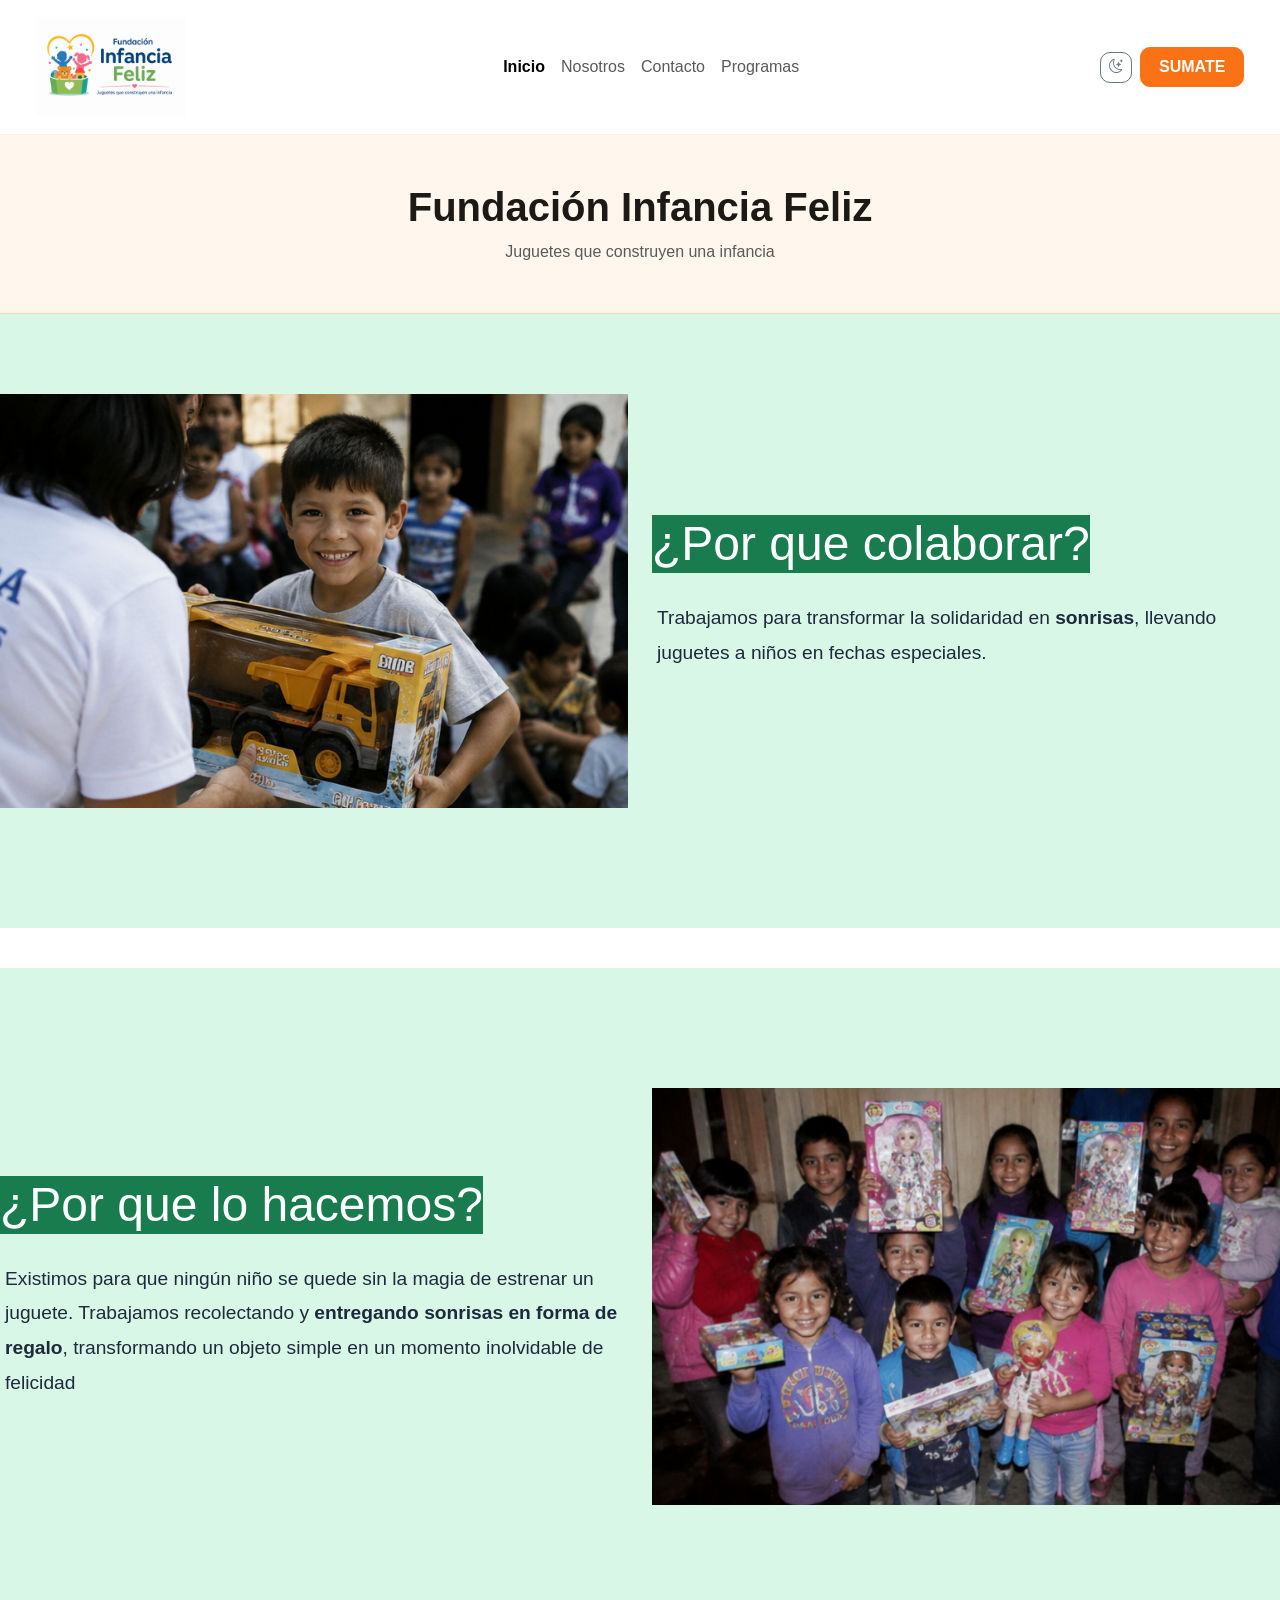
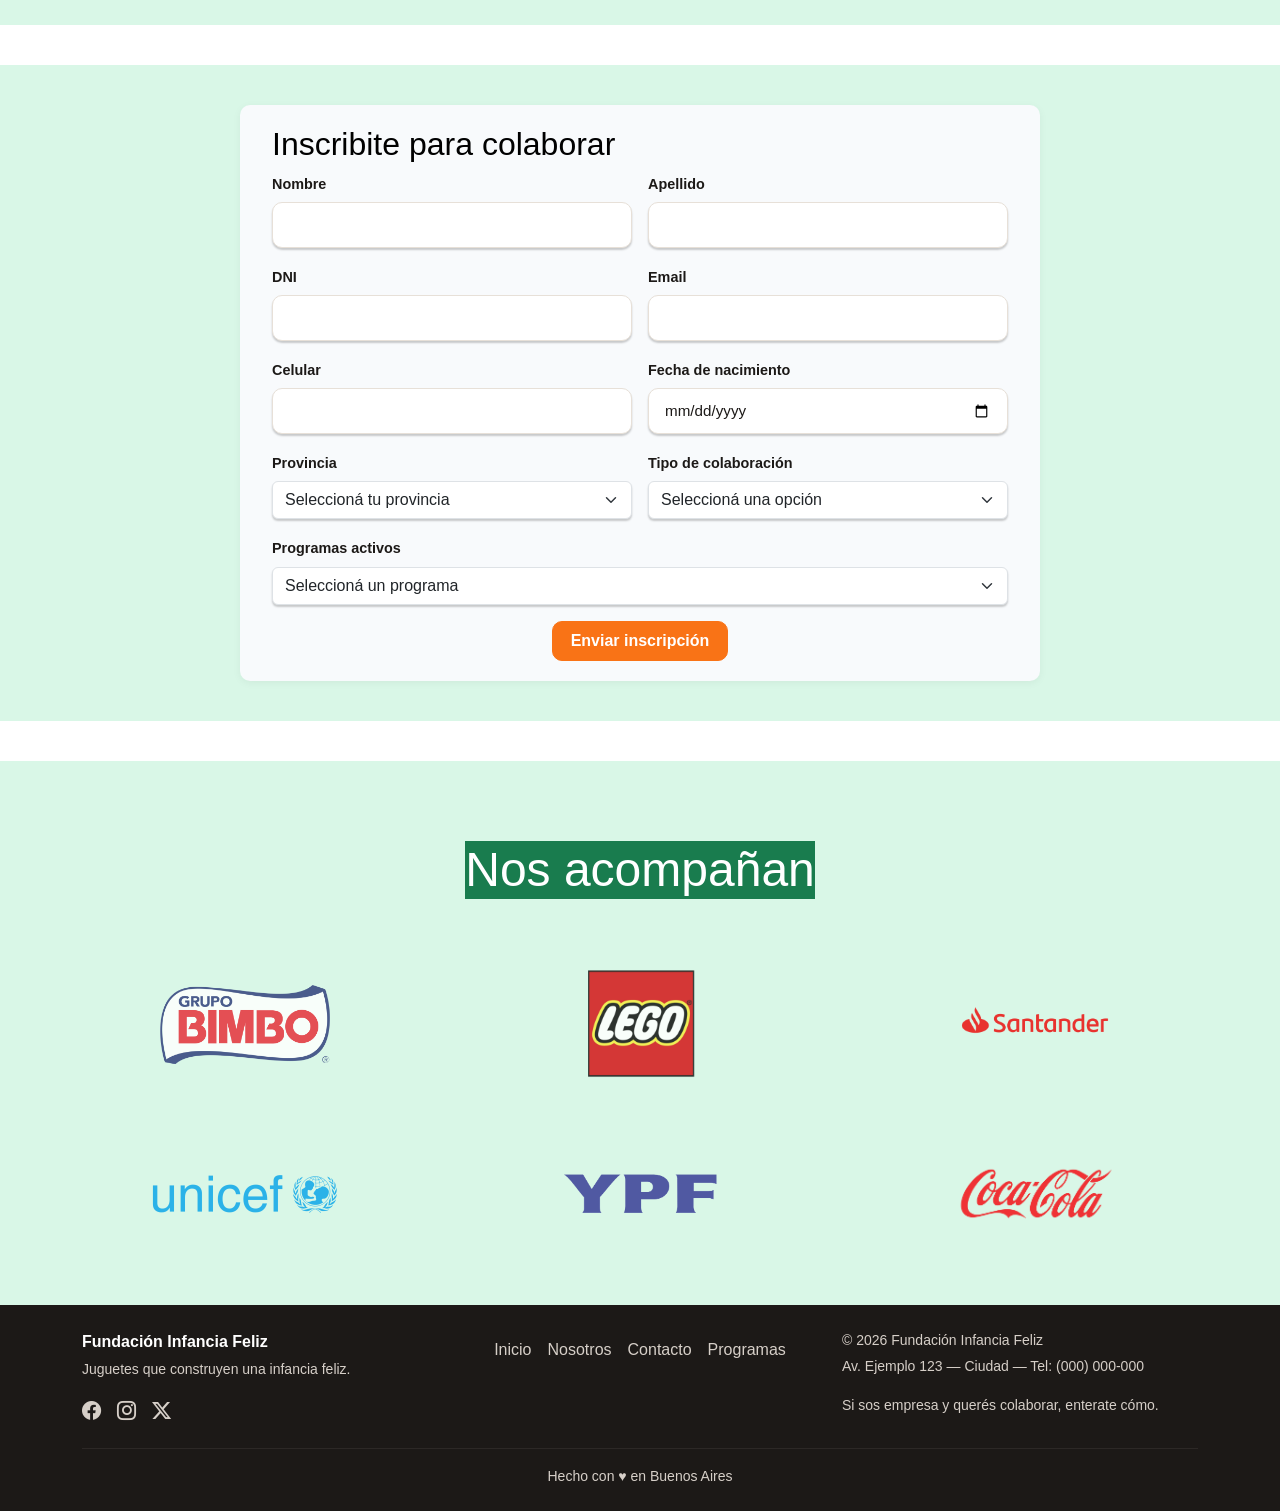
<file: index.html>
<!doctype html>
<html lang="es">
  <head>
    <meta charset="UTF-8" />
    <meta name="viewport" content="width=device-width, initial-scale=1.0" />
    <title>Fundación Infancia Feliz</title>
    <link
      href="https://cdn.jsdelivr.net/npm/bootstrap@5.3.0/dist/css/bootstrap.min.css"
      rel="stylesheet"
    />
    <link
      rel="stylesheet"
      href="https://cdn.jsdelivr.net/npm/bootstrap-icons@1.11.3/font/bootstrap-icons.min.css"
    />
    <link rel="stylesheet" href="css/estilos.css" />
  </head>

  <body>
    <!-- NAVBAR -->
    <nav class="navbar navbar-expand-lg navbar-light bg-light">
      <div class="container-fluid">
        <a class="navbar-brand" href="./index.html">
          <img
            src="/img/logo_FIF.png"
            alt="Logo Fundación Infancia Feliz"
            style="height: 100px"
          />
        </a>
        <button
          class="navbar-toggler"
          type="button"
          data-bs-toggle="collapse"
          data-bs-target="#navbarNav"
          aria-controls="navbarNav"
          aria-expanded="false"
          aria-label="Toggle navigation"
        >
          <span class="navbar-toggler-icon"></span>
        </button>
        <div
          class="collapse navbar-collapse justify-content-center"
          id="navbarNav"
        >
          <ul class="navbar-nav mx-auto text-center">
            <li class="nav-item">
              <a class="nav-link active fw-semibold" href="./index.html"
                >Inicio</a
              >
            </li>
            <li class="nav-item">
              <a class="nav-link" href="/pages/nosotros.html">Nosotros</a>
            </li>
            <li class="nav-item">
              <a class="nav-link" href="/pages/contacto.html">Contacto</a>
            </li>
            <li class="nav-item">
              <a class="nav-link" href="/pages/programas.html">Programas</a>
            </li>
          </ul>

          <button id="btn-modo" class="btn btn-outline-secondary btn-sm">
            <i class="bi bi-moon-stars"></i>
          </button>

          <a class="btn btn-primary ms-2" href="#inscripcion">SUMATE</a>
        </div>
      </div>
    </nav>

    <!-- HEADER -->
    <header class="py-5 text-center">
      <div class="header-copy">
        <h1 class="fw-bold mb-2">Fundación Infancia Feliz</h1>
        <p class="text-muted mb-0">Juguetes que construyen una infancia</p>
      </div>
    </header>

    <main>
      <!-- PRESENTACION -->
      <section class="presentacion">
        <div class="row align-items-center">
          <div class="col-md-6">
            <img src="/img/1.png" alt="Quiénes somos" class="img-fluid" />
          </div>
          <div class="col-md-6">
            <h2>¿Por que colaborar?</h2>
            <p>
              Trabajamos para transformar la solidaridad en
              <strong>sonrisas</strong>, llevando juguetes a niños en fechas
              especiales.
            </p>
          </div>
        </div>
      </section>
      <!-- SEPARADOR VISUAL -->
      <div class="bg-white w-100" style="height: 40px" aria-hidden="true"></div>

      <section class="presentacion">
        <div class="row align-items-center">
          <div class="col-md-6 order-md-2">
            <img src="/img/2.png" alt="Nuestra misión" class="img-fluid" />
          </div>
          <div class="col-md-6 order-md-1">
            <h2>¿Por que lo hacemos?</h2>
            <p>
              Existimos para que ningún niño se quede sin la magia de estrenar
              un juguete. Trabajamos recolectando y
              <strong>entregando sonrisas en forma de regalo</strong>,
              transformando un objeto simple en un momento inolvidable de
              felicidad
            </p>
          </div>
        </div>
      </section>

      <!-- SEPARADOR VISUAL -->
      <div class="bg-white w-100" style="height: 40px" aria-hidden="true"></div>

      <!-- FORMULARIO DE INSCRIPCION -->
      <section id="inscripcion" class="inscripcion">
        <div class="container">
          <h2>Inscribite para colaborar</h2>
          <form
            id="form-inscripcion"
            action="#success"
            method="get"
            class="row g-3"
          >
            <div class="col-md-6">
              <label for="nombre" class="form-label">Nombre</label>
              <input
                type="text"
                id="nombre"
                name="nombre"
                class="form-control"
                required
              />
            </div>

            <div class="col-md-6">
              <label for="apellido" class="form-label">Apellido</label>
              <input
                type="text"
                id="apellido"
                name="apellido"
                class="form-control"
                required
              />
            </div>

            <div class="col-md-6">
              <label for="dni" class="form-label">DNI</label>
              <input
                type="number"
                id="dni"
                name="dni"
                class="form-control"
                required
              />
            </div>

            <div class="col-md-6">
              <label for="email" class="form-label">Email</label>
              <input
                type="email"
                id="email"
                name="email"
                class="form-control"
                required
              />
            </div>

            <div class="col-md-6">
              <label for="celular" class="form-label">Celular</label>
              <input
                type="tel"
                id="celular"
                name="celular"
                class="form-control"
                required
              />
            </div>

            <div class="col-md-6">
              <label for="nacimiento" class="form-label"
                >Fecha de nacimiento</label
              >
              <input
                type="date"
                id="nacimiento"
                name="nacimiento"
                class="form-control"
                required
              />
            </div>

            <div class="col-md-6">
              <label for="provincia" class="form-label">Provincia</label>
              <select
                id="provincia"
                name="provincia"
                class="form-select"
                required
              >
                <option value="">Seleccioná tu provincia</option>
                <option>Buenos Aires</option>
                <option>Catamarca</option>
                <option>Chaco</option>
                <option>Chubut</option>
                <option>Córdoba</option>
                <option>Corrientes</option>
                <option>Entre Ríos</option>
                <option>Formosa</option>
                <option>Jujuy</option>
                <option>La Pampa</option>
                <option>La Rioja</option>
                <option>Mendoza</option>
                <option>Misiones</option>
                <option>Neuquén</option>
                <option>Río Negro</option>
                <option>Salta</option>
                <option>San Juan</option>
                <option>San Luis</option>
                <option>Santa Cruz</option>
                <option>Santa Fe</option>
                <option>Santiago del Estero</option>
                <option>Tierra del Fuego</option>
                <option>Tucumán</option>
                <option>Ciudad Autónoma de Buenos Aires</option>
              </select>
            </div>

            <div class="col-md-6">
              <label for="colaboracion" class="form-label"
                >Tipo de colaboración</label
              >
              <select
                id="colaboracion"
                name="colaboracion"
                class="form-select"
                required
              >
                <option value="">Seleccioná una opción</option>
                <option>Transferencia</option>
                <option>Dona tus juguetes</option>
                <option>Quiero ser parte</option>
              </select>
            </div>

            <div class="col-md-12">
              <label for="programas-activos" class="form-label"
                >Programas activos</label
              >
              <select
                id="programas-activos"
                name="programas-activos"
                class="form-select"
                required
              >
                <option value="">Seleccioná un programa</option>
                <option>Dia del niño para todos</option>
                <option>Papa noel nos visita</option>
                <option>Cumpleaños solidario</option>
                <option>Llegaron los Reyes Magos</option>
              </select>
            </div>

            <div class="col-12 justify-content-center d-flex">
              <button type="submit" class="btn btn-primary">
                Enviar inscripción
              </button>
            </div>
          </form>
          <div id="success" class="alert alert-success" role="alert">
            <i class="bi bi-check-circle-fill me-2"></i>
            ¡Tu inscripción se completó correctamente! Gracias por sumarte.
          </div>
        </div>
      </section>
      <!-- SEPARADOR VISUAL -->
      <div class="bg-white w-100" style="height: 40px" aria-hidden="true"></div>
      <!-- PATROCINADORES -->
      <section class="patrocinadores text-center">
        <h2>Nos acompañan</h2>
        <div class="row row-cols-1 row-cols-md-3 align-items-center">
          <div class="col">
            <div class="text-center logo-wrap">
              <a
                href="https://www.bimbo.com.ar/"
                target="_blank"
                rel="noopener noreferrer"
              >
                <img
                  src="/img/bimbo.png"
                  alt="Logo Empresa 1"
                  class="img-fluid logo-img"
                />
              </a>
            </div>
          </div>
          <div class="col">
            <div class="text-center logo-wrap">
              <a
                href="https://www.lego.com/es-ar"
                target="_blank"
                rel="noopener noreferrer"
              >
                <img
                  src="/img/lego.png"
                  alt="Logo Empresa 2"
                  class="img-fluid logo-img"
                />
              </a>
            </div>
          </div>
          <div class="col">
            <div class="text-center logo-wrap">
              <a
                href="https://www.santander.com.ar/"
                target="_blank"
                rel="noopener noreferrer"
              >
                <img
                  src="/img/santander.png"
                  alt="Logo Empresa 3"
                  class="img-fluid logo-img"
                />
              </a>
            </div>
          </div>
          <div class="col">
            <div class="text-center logo-wrap">
              <a
                href="https://www.unicef.org/argentina/"
                target="_blank"
                rel="noopener noreferrer"
              >
                <img
                  src="/img/unicef.png"
                  alt="Logo Empresa 4"
                  class="img-fluid logo-img"
                />
              </a>
            </div>
          </div>
          <div class="col">
            <div class="text-center logo-wrap">
              <a
                href="https://www.ypf.com/"
                target="_blank"
                rel="noopener noreferrer"
              >
                <img
                  src="/img/ypf.png"
                  alt="Logo Empresa 5"
                  class="img-fluid logo-img"
                />
              </a>
            </div>
          </div>
          <div class="col">
            <div class="text-center logo-wrap">
              <a
                href="https://www.coca-cola.com.ar/"
                target="_blank"
                rel="noopener noreferrer"
              >
                <img
                  src="/img/coca-cola.png"
                  alt="Logo Empresa 6"
                  class="img-fluid logo-img"
                />
              </a>
            </div>
          </div>
        </div>
      </section>
    </main>

    <!-- FOOTER -->
    <footer class="py-4">
      <div class="container">
        <div class="row g-4">
          <div class="col-md-4">
            <p class="fw-bold text-white mb-1">Fundación Infancia Feliz</p>
            <p class="small">Juguetes que construyen una infancia feliz.</p>
            <div class="d-flex gap-3 mt-2 footer-social">
              <a
                href="https://www.facebook.com/"
                target="_blank"
                aria-label="Facebook"
                ><i class="bi bi-facebook"></i
              ></a>
              <a
                href="https://www.instagram.com/"
                target="_blank"
                aria-label="Instagram"
                ><i class="bi bi-instagram"></i
              ></a>
              <a href="https://x.com/" target="_blank" aria-label="X"
                ><i class="bi bi-twitter-x"></i
              ></a>
            </div>
          </div>
          <div class="col-md-4">
            <ul
              class="list-unstyled d-flex justify-content-center flex-wrap gap-3 mt-2"
            >
              <li><a href="/index.html">Inicio</a></li>
              <li><a href="/pages/nosotros.html">Nosotros</a></li>
              <li><a href="/pages/contacto.html">Contacto</a></li>
              <li><a href="/pages/programas.html">Programas</a></li>
            </ul>
          </div>
          <div class="col-md-4">
            <p class="small mb-1">&copy; 2026 Fundación Infancia Feliz</p>
            <p class="small">Av. Ejemplo 123 — Ciudad — Tel: (000) 000-000</p>
            <p class="small">
              Si sos empresa y querés colaborar,
              <a href="./contacto.html">enterate cómo</a>.
            </p>
          </div>
        </div>
        <hr />
        <p class="small text-center mb-0">Hecho con ♥ en Buenos Aires</p>
      </div>
    </footer>
    <script src="https://cdn.jsdelivr.net/npm/bootstrap@5.3.0/dist/js/bootstrap.bundle.min.js"></script>
    <script src="./JS/main.js"></script>
  </body>
</html>
</file>
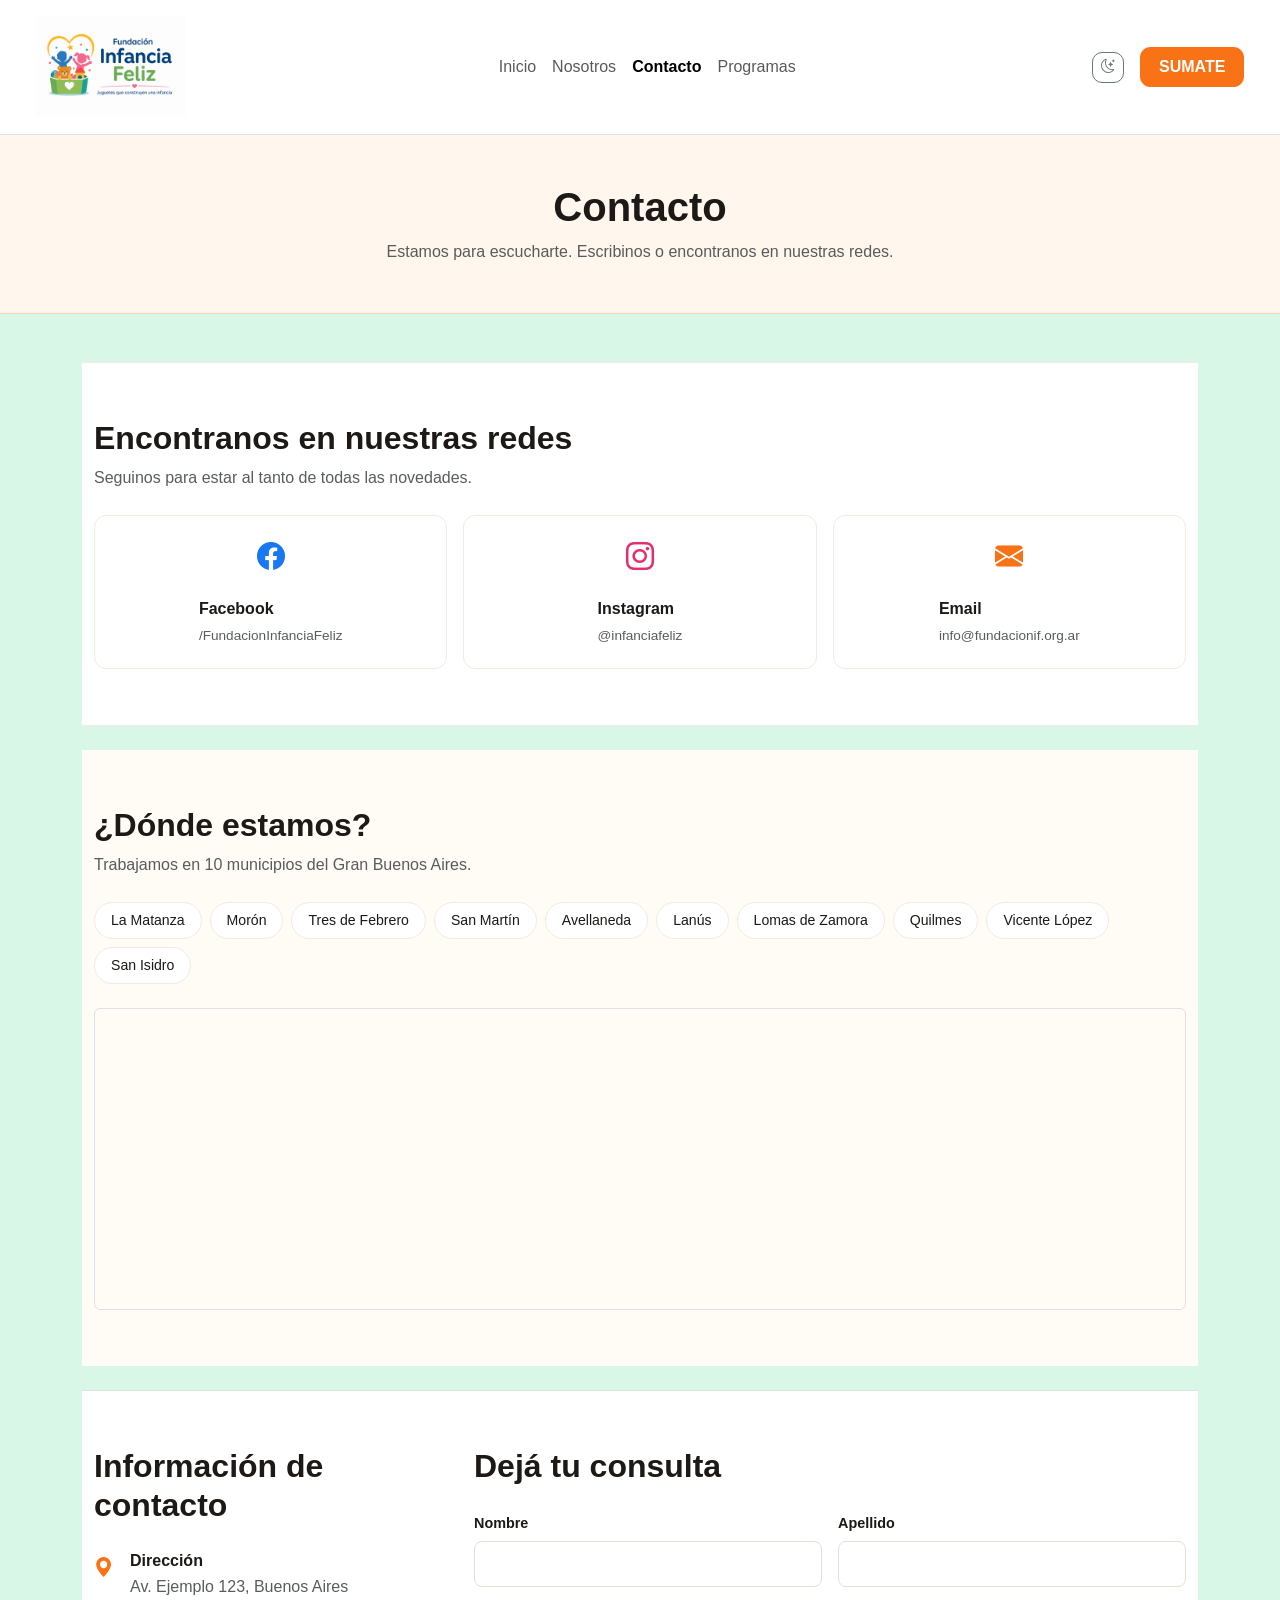
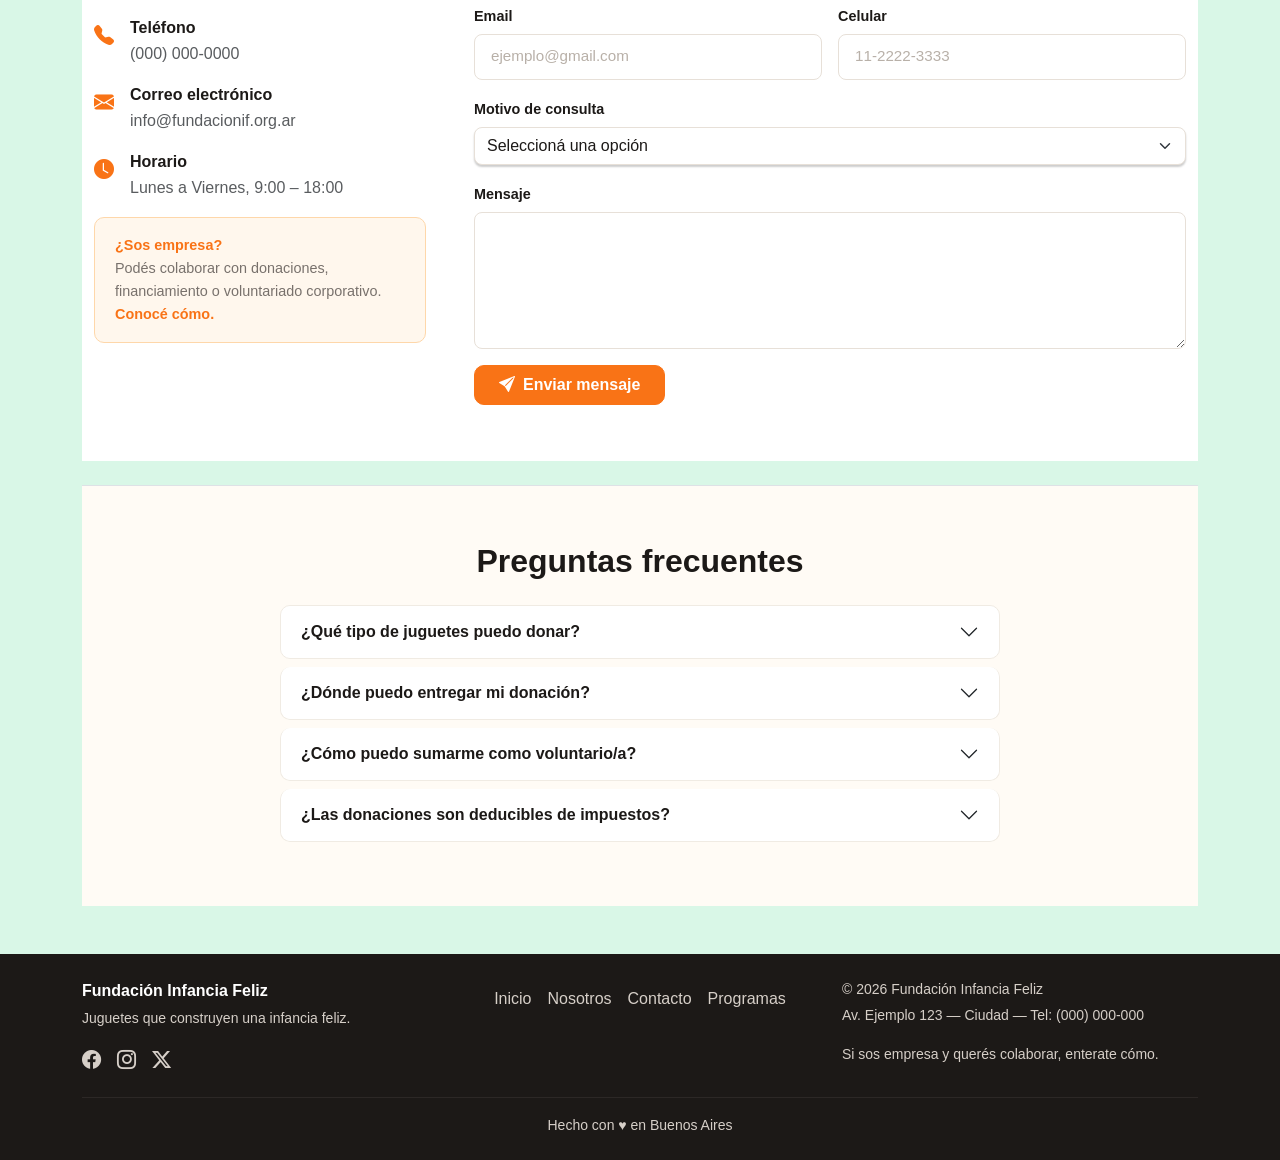
<file: pages/contacto.html>
<!doctype html>
<html lang="es">
  <head>
    <meta charset="UTF-8" />
    <meta name="viewport" content="width=device-width, initial-scale=1.0" />
    <title>Contacto — Fundación Infancia Feliz</title>
    <link
      href="https://cdn.jsdelivr.net/npm/bootstrap@5.3.0/dist/css/bootstrap.min.css"
      rel="stylesheet"
    />
    <link
      rel="stylesheet"
      href="https://cdn.jsdelivr.net/npm/bootstrap-icons@1.11.3/font/bootstrap-icons.min.css"
    />
    <link rel="stylesheet" href="../css/estilos.css" />
    <!-- css -->
    <link rel="stylesheet" href="../css/contacto.css" />
  </head>

  <body>
    <!-- NAVBAR -->
    <nav class="navbar navbar-expand-lg navbar-light border-bottom">
      <div class="container-fluid">
        <a class="navbar-brand" href="../index.html">
          <img
            src="/img/logo_FIF.png"
            alt="Logo Fundación Infancia Feliz"
            style="height: 100px"
          />
        </a>
        <button
          class="navbar-toggler"
          type="button"
          data-bs-toggle="collapse"
          data-bs-target="#navbarNav"
          aria-controls="navbarNav"
          aria-expanded="false"
          aria-label="Toggle navigation"
        >
          <span class="navbar-toggler-icon"></span>
        </button>
        <div
          class="collapse navbar-collapse justify-content-center"
          id="navbarNav"
        >
          <ul class="navbar-nav mx-auto text-center">
            <li class="nav-item">
              <a class="nav-link" href="../index.html">Inicio</a>
            </li>
            <li class="nav-item">
              <a class="nav-link" href="/pages/nosotros.html">Nosotros</a>
            </li>
            <li class="nav-item">
              <a class="nav-link active fw-semibold" href="/pages/contacto.html"
                >Contacto</a
              >
            </li>
            <li class="nav-item">
              <a class="nav-link" href="/pages/programas.html">Programas</a>
            </li>
          </ul>
          <button id="btn-modo" class="btn btn-outline-secondary btn-sm me-2">
            <i class="bi bi-moon-stars"></i>
          </button>
          <a class="btn btn-primary ms-2" href="../index.html#inscripcion"
            >SUMATE</a
          >
        </div>
      </div>
    </nav>

    <!-- HEADER -->
    <header class="py-5 text-center">
      <div class="container">
        <h1 class="fw-bold mb-2">Contacto</h1>
        <p class="text-muted mb-0">
          Estamos para escucharte. Escribinos o encontranos en nuestras redes.
        </p>
      </div>
    </header>

    <main>
      <div class="container">
        <!-- REDES SOCIALES -->
        <section class="mt-5 mb-4" id="nuestras_redes">
          <div class="container">
            <h2 class="fw-bold mb-2">Encontranos en nuestras redes</h2>
            <p class="text-muted mb-4">
              Seguinos para estar al tanto de todas las novedades.
            </p>
            <div class="row g-3">
              <div class="col-sm-4">
                <a
                  href="https://www.facebook.com/"
                  target="_blank"
                  class="red-card"
                >
                  <i class="bi bi-facebook fs-3" style="color: #1877f2"></i>
                  <div>
                    <div class="fw-semibold">Facebook</div>
                    <small class="text-muted">/FundacionInfanciaFeliz</small>
                  </div>
                </a>
              </div>
              <div class="col-sm-4">
                <a
                  href="https://www.instagram.com/"
                  target="_blank"
                  class="red-card"
                >
                  <i class="bi bi-instagram fs-3" style="color: #e1306c"></i>
                  <div>
                    <div class="fw-semibold">Instagram</div>
                    <small class="text-muted">@infanciafeliz</small>
                  </div>
                </a>
              </div>
              <div class="col-sm-4">
                <a href="mailto:info@fundacionif.org.ar" class="red-card">
                  <i
                    class="bi bi-envelope-fill fs-3"
                    style="color: #f97316"
                  ></i>
                  <div>
                    <div class="fw-semibold">Email</div>
                    <small class="text-muted">info@fundacionif.org.ar</small>
                  </div>
                </a>
              </div>
            </div>
          </div>
        </section>

        <!-- DÓNDE ESTAMOS -->
        <section class="mb-4" id="donde-estamos">
          <div class="container">
            <h2 class="fw-bold mb-2">¿Dónde estamos?</h2>
            <p class="text-muted mb-4">
              Trabajamos en 10 municipios del Gran Buenos Aires.
            </p>
            <div class="d-flex flex-wrap gap-2 mb-4">
              <span class="badge-municipio">La Matanza</span>
              <span class="badge-municipio">Morón</span>
              <span class="badge-municipio">Tres de Febrero</span>
              <span class="badge-municipio">San Martín</span>
              <span class="badge-municipio">Avellaneda</span>
              <span class="badge-municipio">Lanús</span>
              <span class="badge-municipio">Lomas de Zamora</span>
              <span class="badge-municipio">Quilmes</span>
              <span class="badge-municipio">Vicente López</span>
              <span class="badge-municipio">San Isidro</span>
            </div>
            <div class="rounded overflow-hidden border">
              <iframe
                src="https://www.google.com/maps/embed?pb=!1m18!1m12!1m3!1d3283.427414147626!2d-58.64022692350282!3d-34.61863775828763!2m3!1f0!2f0!3f0!3m2!1i1024!2i768!4f13.1!3m3!1m2!1s0x95bcb8d055e548bf%3A0x738f85ea67aeabe5!2sUniversidad%20Nacional%20de%20Hurlingham!5e0!3m2!1ses!2sar!4v1782451593957!5m2!1ses!2sar"
                width="100%"
                height="300"
                style="border: 0; display: block"
                allowfullscreen=""
                loading="lazy"
                title="Ubicación de la fundación"
              >
              </iframe>
            </div>
          </div>
        </section>

        <!-- FORMULARIO + INFO -->
        <section class="border-top mb-4">
          <div class="container">
            <div class="row g-5">
              <!-- Info de contacto -->
              <div class="col-lg-4">
                <h2 class="fw-bold mb-4">Información de contacto</h2>
                <ul class="list-unstyled">
                  <li class="d-flex gap-3 mb-3">
                    <i class="bi bi-geo-alt-fill fs-5 mt-1 icono-contacto"></i>
                    <div>
                      <div class="fw-semibold">Dirección</div>
                      <div class="text-muted">
                        Av. Ejemplo 123, Buenos Aires
                      </div>
                    </div>
                  </li>
                  <li class="d-flex gap-3 mb-3">
                    <i
                      class="bi bi-telephone-fill fs-5 mt-1 icono-contacto"
                    ></i>
                    <div>
                      <div class="fw-semibold">Teléfono</div>
                      <div class="text-muted">(000) 000-0000</div>
                    </div>
                  </li>
                  <li class="d-flex gap-3 mb-3">
                    <i class="bi bi-envelope-fill fs-5 mt-1 icono-contacto"></i>
                    <div>
                      <div class="fw-semibold">Correo electrónico</div>
                      <div class="text-muted">info@fundacionif.org.ar</div>
                    </div>
                  </li>
                  <li class="d-flex gap-3 mb-3">
                    <i class="bi bi-clock-fill fs-5 mt-1 icono-contacto"></i>
                    <div>
                      <div class="fw-semibold">Horario</div>
                      <div class="text-muted">
                        Lunes a Viernes, 9:00 – 18:00
                      </div>
                    </div>
                  </li>
                </ul>

                <div class="alerta-empresa mt-3">
                  <strong>¿Sos empresa?</strong><br />
                  Podés colaborar con donaciones, financiamiento o voluntariado
                  corporativo.
                  <a href="./contacto.html">Conocé cómo.</a>
                </div>
              </div>

              <!-- Formulario -->
              <div class="col-lg-8">
                <h2 class="fw-bold mb-4">Dejá tu consulta</h2>
                <form id="form-consulta" action="#success" method="get">
                  <div class="row g-3">
                    <div class="col-md-6">
                      <label for="nombre" class="form-label">Nombre</label>
                      <input
                        type="text"
                        id="nombre"
                        name="nombre"
                        class="form-control"
                        required
                      />
                    </div>
                    <div class="col-md-6">
                      <label for="apellido" class="form-label">Apellido</label>
                      <input
                        type="text"
                        id="apellido"
                        name="apellido"
                        class="form-control"
                        required
                      />
                    </div>
                    <div class="col-md-6">
                      <label for="email" class="form-label">Email</label>
                      <input
                        type="email"
                        id="email"
                        name="email"
                        class="form-control"
                        placeholder="ejemplo@gmail.com"
                        required
                      />
                    </div>
                    <div class="col-md-6">
                      <label for="celular" class="form-label">Celular</label>
                      <input
                        type="tel"
                        id="celular"
                        name="celular"
                        class="form-control"
                        placeholder="11-2222-3333"
                        required
                      />
                    </div>
                    <div class="col-12">
                      <label for="motivo" class="form-label"
                        >Motivo de consulta</label
                      >
                      <select id="motivo" name="motivo" class="form-select">
                        <option value="">Seleccioná una opción</option>
                        <option value="donacion">Quiero donar juguetes</option>
                        <option value="empresa">
                          Soy empresa y quiero colaborar
                        </option>
                        <option value="voluntariado">
                          Quiero ser voluntario/a
                        </option>
                        <option value="informacion">
                          Necesito información sobre programas
                        </option>
                        <option value="otro">Otro</option>
                      </select>
                    </div>
                    <div class="col-12">
                      <label for="mensaje" class="form-label">Mensaje</label>
                      <textarea
                        id="mensaje"
                        name="mensaje"
                        class="form-control"
                        rows="5"
                      ></textarea>
                    </div>
                    <div class="col-12">
                      <button type="submit" class="btn btn-primary px-4">
                        <i class="bi bi-send-fill me-2"></i>Enviar mensaje
                      </button>
                    </div>
                  </div>
                </form>
                <div id="success" class="alert alert-success mt-3" role="alert">
                  <i class="bi bi-check-circle-fill me-2"></i>
                  ¡Mensaje enviado! Te respondemos en menos de 48 horas hábiles.
                </div>
              </div>
            </div>
          </div>
        </section>

        <!-- PREGUNTAS FRECUENTES -->
        <section class="border-top mb-5">
          <div class="container">
            <div class="row justify-content-center">
              <div class="col-lg-8">
                <h2 class="fw-bold mb-4 text-center">Preguntas frecuentes</h2>
                <div class="accordion" id="faqAccordion">
                  <div class="accordion-item">
                    <h2 class="accordion-header">
                      <button
                        class="accordion-button collapsed"
                        type="button"
                        data-bs-toggle="collapse"
                        data-bs-target="#faq1"
                      >
                        ¿Qué tipo de juguetes puedo donar?
                      </button>
                    </h2>
                    <div
                      id="faq1"
                      class="accordion-collapse collapse"
                      data-bs-parent="#faqAccordion"
                    >
                      <div class="accordion-body text-muted">
                        Aceptamos juguetes en buen estado, limpios y sin piezas
                        faltantes. Priorizamos juguetes educativos y didácticos
                        para niños de 0 a 12 años.
                      </div>
                    </div>
                  </div>

                  <div class="accordion-item">
                    <h2 class="accordion-header">
                      <button
                        class="accordion-button collapsed"
                        type="button"
                        data-bs-toggle="collapse"
                        data-bs-target="#faq2"
                      >
                        ¿Dónde puedo entregar mi donación?
                      </button>
                    </h2>
                    <div
                      id="faq2"
                      class="accordion-collapse collapse"
                      data-bs-parent="#faqAccordion"
                    >
                      <div class="accordion-body text-muted">
                        Tenemos puntos de entrega en los 10 municipios donde
                        operamos. Escribinos y te decimos el más cercano a vos.
                      </div>
                    </div>
                  </div>

                  <div class="accordion-item">
                    <h2 class="accordion-header">
                      <button
                        class="accordion-button collapsed"
                        type="button"
                        data-bs-toggle="collapse"
                        data-bs-target="#faq3"
                      >
                        ¿Cómo puedo sumarme como voluntario/a?
                      </button>
                    </h2>
                    <div
                      id="faq3"
                      class="accordion-collapse collapse"
                      data-bs-parent="#faqAccordion"
                    >
                      <div class="accordion-body text-muted">
                        Completá el formulario eligiendo "Quiero ser
                        voluntario/a" y nos ponemos en contacto con vos.
                      </div>
                    </div>
                  </div>

                  <div class="accordion-item">
                    <h2 class="accordion-header">
                      <button
                        class="accordion-button collapsed"
                        type="button"
                        data-bs-toggle="collapse"
                        data-bs-target="#faq4"
                      >
                        ¿Las donaciones son deducibles de impuestos?
                      </button>
                    </h2>
                    <div
                      id="faq4"
                      class="accordion-collapse collapse"
                      data-bs-parent="#faqAccordion"
                    >
                      <div class="accordion-body text-muted">
                        Sí. Somos una fundación con personería jurídica y
                        emitimos certificado de donación. Contactanos para más
                        detalles.
                      </div>
                    </div>
                  </div>
                </div>
              </div>
            </div>
          </div>
        </section>
      </div>
    </main>

    <!-- FOOTER -->
    <footer class="py-4">
      <div class="container">
        <div class="row g-4">
          <div class="col-md-4">
            <p class="fw-bold text-white mb-1">Fundación Infancia Feliz</p>
            <p class="small">Juguetes que construyen una infancia feliz.</p>
            <div class="d-flex gap-3 mt-2 footer-social">
              <a
                href="https://www.facebook.com/"
                target="_blank"
                aria-label="Facebook"
                ><i class="bi bi-facebook"></i
              ></a>
              <a
                href="https://www.instagram.com/"
                target="_blank"
                aria-label="Instagram"
                ><i class="bi bi-instagram"></i
              ></a>
              <a href="https://x.com/" target="_blank" aria-label="X"
                ><i class="bi bi-twitter-x"></i
              ></a>
            </div>
          </div>
          <div class="col-md-4">
            <ul
              class="list-unstyled d-flex justify-content-center flex-wrap gap-3 mt-2"
            >
              <li><a href="../index.html">Inicio</a></li>
              <li><a href="./nosotros.html">Nosotros</a></li>
              <li><a href="./contacto.html">Contacto</a></li>
              <li><a href="./programas.html">Programas</a></li>
            </ul>
          </div>
          <div class="col-md-4">
            <p class="small mb-1">&copy; 2026 Fundación Infancia Feliz</p>
            <p class="small">Av. Ejemplo 123 — Ciudad — Tel: (000) 000-000</p>
            <p class="small">
              Si sos empresa y querés colaborar,
              <a href="./contacto.html">enterate cómo</a>.
            </p>
          </div>
        </div>
        <hr />
        <p class="small text-center mb-0">Hecho con ♥ en Buenos Aires</p>
      </div>
    </footer>

    <script src="https://cdn.jsdelivr.net/npm/bootstrap@5.3.0/dist/js/bootstrap.bundle.min.js"></script>
    <script src="/JS/main.js"></script>
  </body>
</html>
</file>
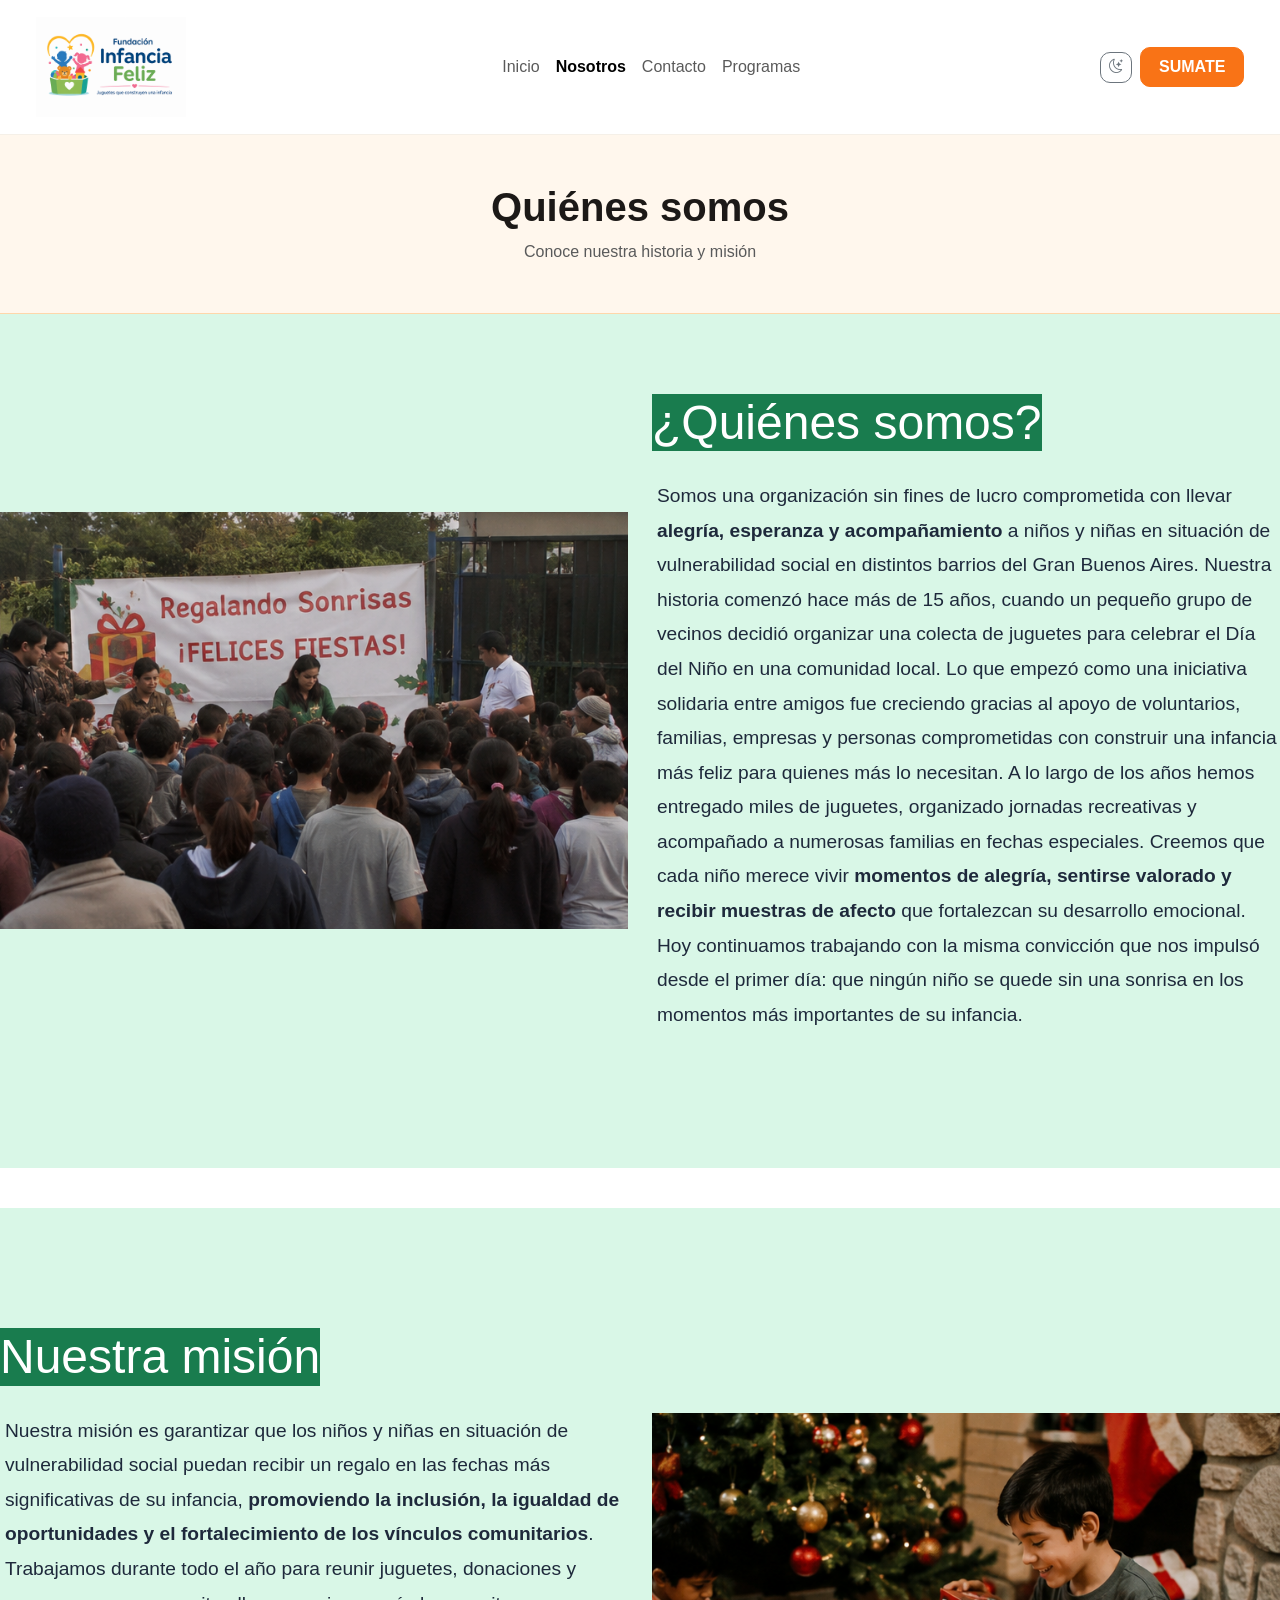
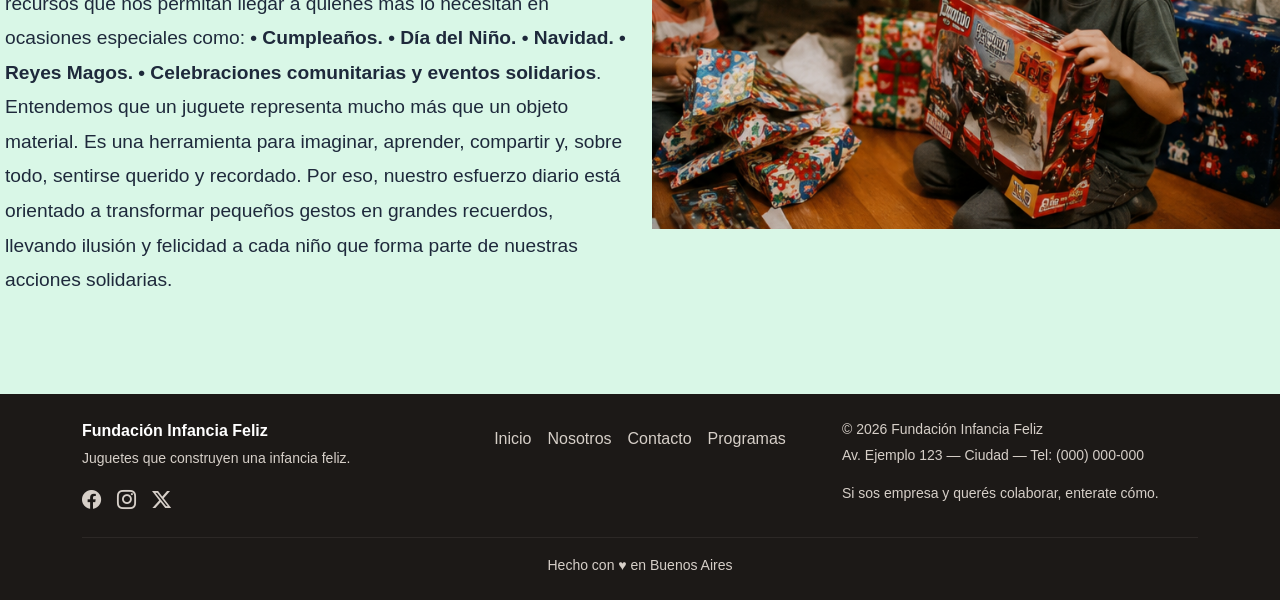
<file: pages/nosotros.html>
<!doctype html>
<html lang="es">
  <head>
    <meta charset="UTF-8" />
    <meta name="viewport" content="width=device-width, initial-scale=1.0" />
    <title>Fundación Infancia Feliz</title>
    <link
      href="https://cdn.jsdelivr.net/npm/bootstrap@5.3.0/dist/css/bootstrap.min.css"
      rel="stylesheet"
    />
    <link
      rel="stylesheet"
      href="https://cdn.jsdelivr.net/npm/bootstrap-icons@1.11.3/font/bootstrap-icons.min.css"
    />
    <link rel="stylesheet" href="../css/estilos.css" />
  </head>

  <body>
    <!-- NAVBAR -->
    <nav class="navbar navbar-expand-lg navbar-light bg-light">
      <div class="container-fluid">
        <a class="navbar-brand" href="../index.html">
          <img
            src="/img/logo_FIF.png"
            alt="Logo Fundación Infancia Feliz"
            style="height: 100px"
          />
        </a>
        <button
          class="navbar-toggler"
          type="button"
          data-bs-toggle="collapse"
          data-bs-target="#navbarNav"
          aria-controls="navbarNav"
          aria-expanded="false"
          aria-label="Toggle navigation"
        >
          <span class="navbar-toggler-icon"></span>
        </button>
        <div
          class="collapse navbar-collapse justify-content-center"
          id="navbarNav"
        >
          <ul class="navbar-nav mx-auto text-center">
            <li class="nav-item">
              <a class="nav-link" href="../index.html">Inicio</a>
            </li>
            <li class="nav-item">
              <a class="nav-link active fw-semibold" href="/pages/nosotros.html"
                >Nosotros</a
              >
            </li>
            <li class="nav-item">
              <a class="nav-link" href="/pages/contacto.html">Contacto</a>
            </li>
            <li class="nav-item">
              <a class="nav-link" href="/pages/programas.html">Programas</a>
            </li>
          </ul>

          <button id="btn-modo" class="btn btn-outline-secondary btn-sm">
            <i class="bi bi-moon-stars"></i>
          </button>
          <a class="btn btn-primary ms-2" href="../index.html#inscripcion"
            >SUMATE</a
          >
        </div>
      </div>
    </nav>

    <!-- HEADER -->
    <header class="py-5 text-center">
      <div class="header-copy">
        <h1 class="fw-bold mb-2">Quiénes somos</h1>
        <p class="text-muted mb-0">Conoce nuestra historia y misión</p>
      </div>
    </header>

    <main>
      <!-- PRESENTACION -->
      <section class="presentacion" id="quienes_somos">
        <div class="row align-items-center">
          <div class="col-md-6">
            <img src="/img/3.png" alt="¿Quiénes somos?" class="img-fluid" />
          </div>
          <div class="col-md-6">
            <h2>¿Quiénes somos?</h2>
            <p>
              Somos una organización sin fines de lucro comprometida con llevar
              <strong>alegría, esperanza y acompañamiento</strong> a niños y
              niñas en situación de vulnerabilidad social en distintos barrios
              del Gran Buenos Aires. Nuestra historia comenzó hace más de 15
              años, cuando un pequeño grupo de vecinos decidió organizar una
              colecta de juguetes para celebrar el Día del Niño en una comunidad
              local. Lo que empezó como una iniciativa solidaria entre amigos
              fue creciendo gracias al apoyo de voluntarios, familias, empresas
              y personas comprometidas con construir una infancia más feliz para
              quienes más lo necesitan. A lo largo de los años hemos entregado
              miles de juguetes, organizado jornadas recreativas y acompañado a
              numerosas familias en fechas especiales. Creemos que cada niño
              merece vivir
              <strong
                >momentos de alegría, sentirse valorado y recibir muestras de
                afecto</strong
              >
              que fortalezcan su desarrollo emocional. Hoy continuamos
              trabajando con la misma convicción que nos impulsó desde el primer
              día: que ningún niño se quede sin una sonrisa en los momentos más
              importantes de su infancia.
            </p>
          </div>
        </div>
      </section>

      <div class="bg-white w-100" style="height: 40px" aria-hidden="true"></div>

      <section class="presentacion">
        <div class="row align-items-center">
          <div class="col-md-6 order-md-2">
            <img src="/img/4.png" alt="Nuestra misión" class="img-fluid" />
          </div>
          <div class="col-md-6 order-md-1">
            <h2>Nuestra misión</h2>
            <p>
              Nuestra misión es garantizar que los niños y niñas en situación de
              vulnerabilidad social puedan recibir un regalo en las fechas más
              significativas de su infancia,
              <strong
                >promoviendo la inclusión, la igualdad de oportunidades y el
                fortalecimiento de los vínculos comunitarios</strong
              >. Trabajamos durante todo el año para reunir juguetes, donaciones
              y recursos que nos permitan llegar a quienes más lo necesitan en
              ocasiones especiales como:
              <strong
                >• Cumpleaños. • Día del Niño. • Navidad. • Reyes Magos. •
                Celebraciones comunitarias y eventos solidarios</strong
              >. Entendemos que un juguete representa mucho más que un objeto
              material. Es una herramienta para imaginar, aprender, compartir y,
              sobre todo, sentirse querido y recordado. Por eso, nuestro
              esfuerzo diario está orientado a transformar pequeños gestos en
              grandes recuerdos, llevando ilusión y felicidad a cada niño que
              forma parte de nuestras acciones solidarias.
            </p>
          </div>
        </div>
      </section>
    </main>

    <!-- FOOTER -->
    <footer class="py-4">
      <div class="container">
        <div class="row g-4">
          <div class="col-md-4">
            <p class="fw-bold text-white mb-1">Fundación Infancia Feliz</p>
            <p class="small">Juguetes que construyen una infancia feliz.</p>
            <div class="d-flex gap-3 mt-2 footer-social">
              <a
                href="https://www.facebook.com/"
                target="_blank"
                aria-label="Facebook"
                ><i class="bi bi-facebook"></i
              ></a>
              <a
                href="https://www.instagram.com/"
                target="_blank"
                aria-label="Instagram"
                ><i class="bi bi-instagram"></i
              ></a>
              <a href="https://x.com/" target="_blank" aria-label="X"
                ><i class="bi bi-twitter-x"></i
              ></a>
            </div>
          </div>
          <div class="col-md-4">
            <ul
              class="list-unstyled d-flex justify-content-center flex-wrap gap-3 mt-2"
            >
              <li><a href="/index.html">Inicio</a></li>
              <li><a href="/pages/nosotros.html">Nosotros</a></li>
              <li><a href="/pages/contacto.html">Contacto</a></li>
              <li><a href="/pages/programas.html">Programas</a></li>
            </ul>
          </div>
          <div class="col-md-4">
            <p class="small mb-1">&copy; 2026 Fundación Infancia Feliz</p>
            <p class="small">Av. Ejemplo 123 — Ciudad — Tel: (000) 000-000</p>
            <p class="small">
              Si sos empresa y querés colaborar,
              <a href="./contacto.html">enterate cómo</a>.
            </p>
          </div>
        </div>
        <hr />
        <p class="small text-center mb-0">Hecho con ♥ en Buenos Aires</p>
      </div>
    </footer>
    <script src="https://cdn.jsdelivr.net/npm/bootstrap@5.3.0/dist/js/bootstrap.bundle.min.js"></script>
    <script src="/JS/main.js"></script>
  </body>
</html>
</file>
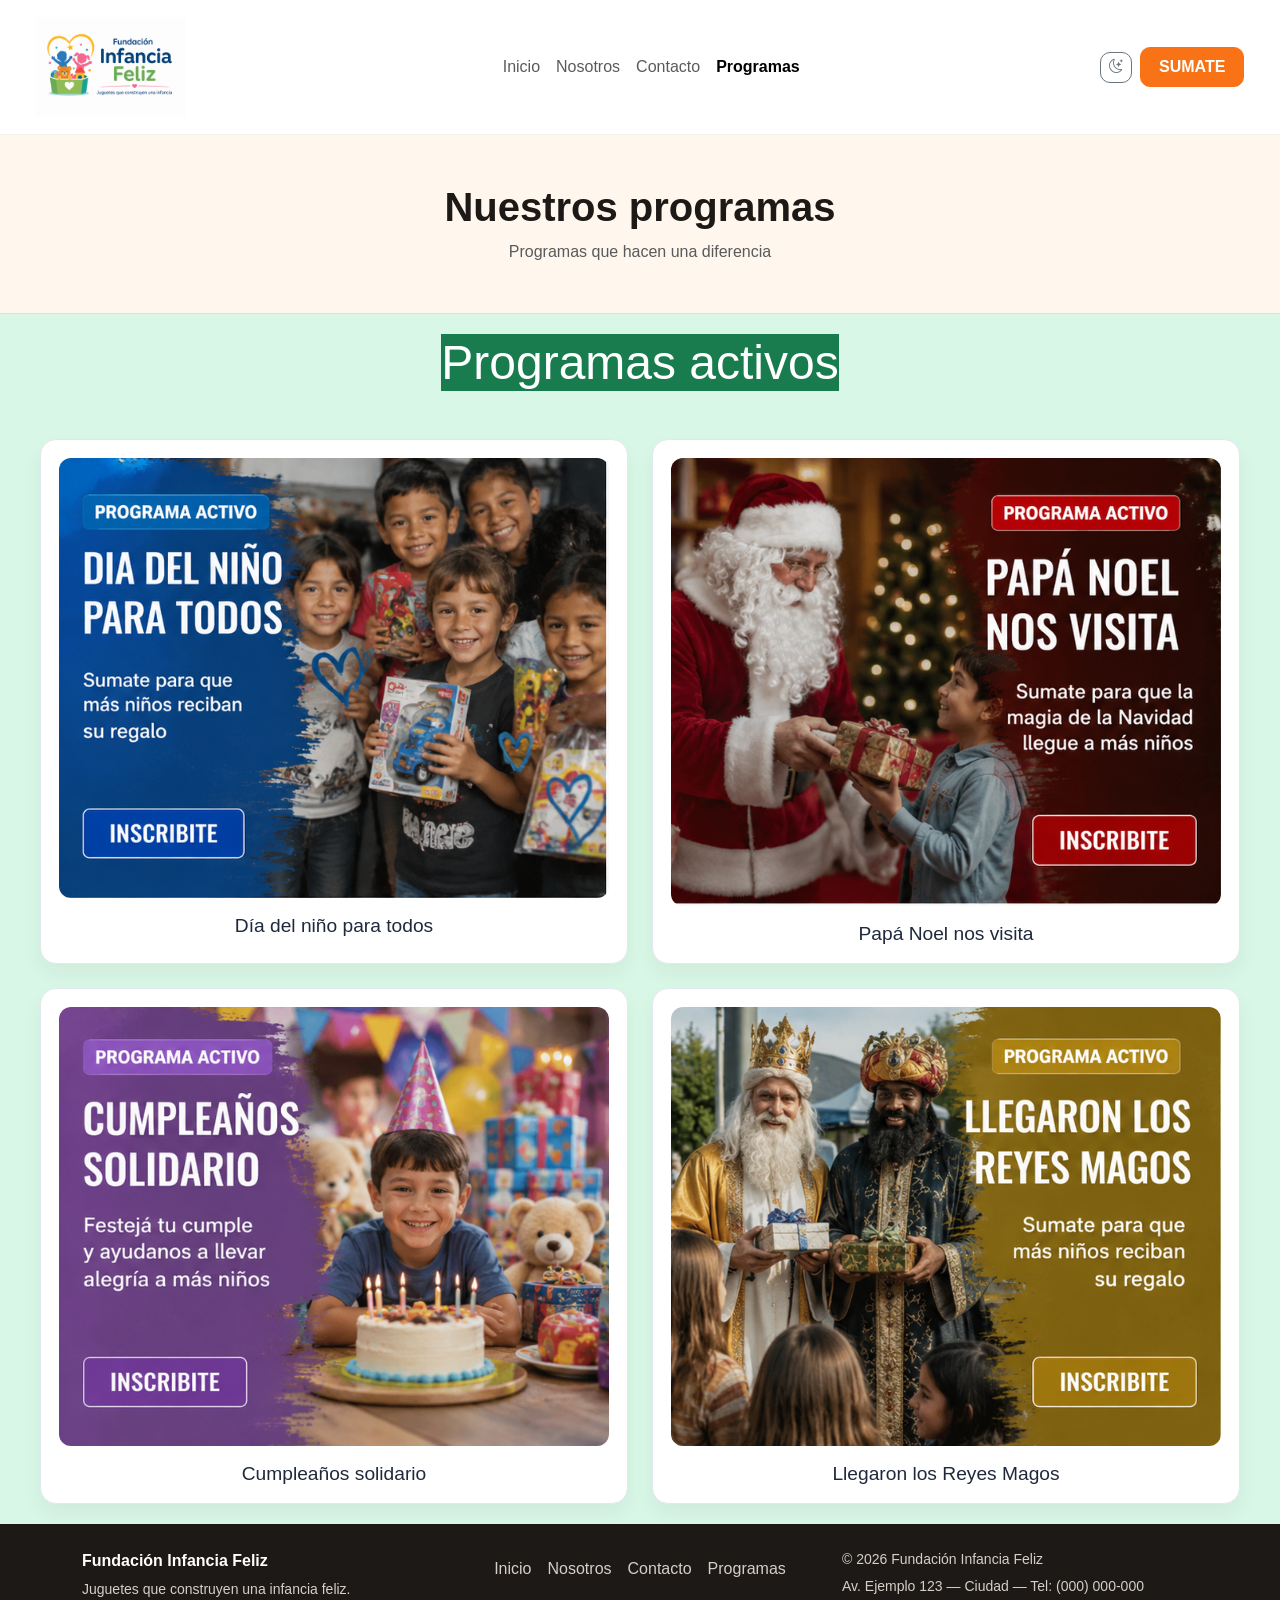
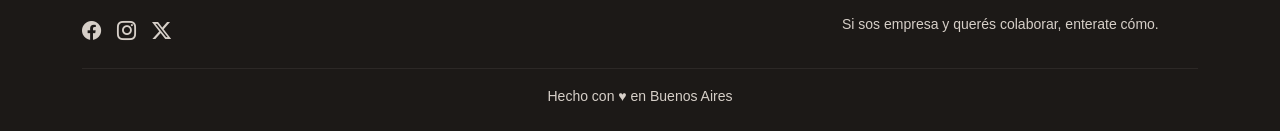
<file: pages/programas.html>
<!doctype html>
<html lang="es">
  <head>
    <meta charset="UTF-8" />
    <meta name="viewport" content="width=device-width, initial-scale=1.0" />
    <title>Fundación Infancia Feliz</title>
    <link
      href="https://cdn.jsdelivr.net/npm/bootstrap@5.3.0/dist/css/bootstrap.min.css"
      rel="stylesheet"
    />
    <link
      rel="stylesheet"
      href="https://cdn.jsdelivr.net/npm/bootstrap-icons@1.11.3/font/bootstrap-icons.min.css"
    />
    <link rel="stylesheet" href="../css/estilos.css" />
  </head>

  <body>
    <!-- NAVBAR -->
    <nav class="navbar navbar-expand-lg navbar-light bg-light">
      <div class="container-fluid">
        <a class="navbar-brand" href="../index.html">
          <img
            src="/img/logo_FIF.png"
            alt="Logo Fundación Infancia Feliz"
            style="height: 100px"
          />
        </a>
        <button
          class="navbar-toggler"
          type="button"
          data-bs-toggle="collapse"
          data-bs-target="#navbarNav"
          aria-controls="navbarNav"
          aria-expanded="false"
          aria-label="Toggle navigation"
        >
          <span class="navbar-toggler-icon"></span>
        </button>
        <div
          class="collapse navbar-collapse justify-content-center"
          id="navbarNav"
        >
          <ul class="navbar-nav mx-auto text-center">
            <li class="nav-item">
              <a class="nav-link" href="../index.html">Inicio</a>
            </li>
            <li class="nav-item">
              <a class="nav-link" href="/pages/nosotros.html">Nosotros</a>
            </li>
            <li class="nav-item">
              <a class="nav-link" href="/pages/contacto.html">Contacto</a>
            </li>
            <li class="nav-item">
              <a
                class="nav-link active fw-semibold"
                href="/pages/programas.html"
                >Programas</a
              >
            </li>
          </ul>

          <button id="btn-modo" class="btn btn-outline-secondary btn-sm">
            <i class="bi bi-moon-stars"></i>
          </button>
          <a class="btn btn-primary ms-2" href="../index.html#inscripcion"
            >SUMATE</a
          >
        </div>
      </div>
    </nav>

    <!-- HEADER -->
    <header class="py-5 text-center">
      <div class="header-copy">
        <h1 class="fw-bold mb-2">Nuestros programas</h1>
        <p class="text-muted mb-0">Programas que hacen una diferencia</p>
      </div>
    </header>

    <main>
      <!-- PROGRAMAS ACTIVOS -->
      <section id="nuestros_programas">
        <div class="col-12 justify-content-center text-center mb-4">
          <h2>Programas activos</h2>
        </div>

        <div class="row g-4">
          <div class="col-12 col-md-6">
            <article class="programa-card h-100">
              <a href="../index.html#inscripcion">
                <img
                  src="../img/dia-del-niño.png"
                  alt="Día del niño para todos"
                />
              </a>
              <h3>Día del niño para todos</h3>
            </article>
          </div>
          <div class="col-12 col-md-6">
            <article class="programa-card">
              <a href="../index.html#inscripcion">
                <img
                  src="../img/papa-noel-nos-visita.png"
                  alt="Papá Noel nos visita"
                />
              </a>
              <h3>Papá Noel nos visita</h3>
            </article>
          </div>
          <div class="col-12 col-md-6">
            <article class="programa-card">
              <a href="../index.html#inscripcion">
                <img
                  src="../img/cumpleaños-solidario.png"
                  alt="Cumpleaños solidario"
                />
              </a>
              <h3>Cumpleaños solidario</h3>
            </article>
          </div>
          <div class="col-12 col-md-6">
            <article class="programa-card">
              <a href="../index.html#inscripcion">
                <img
                  src="../img/llegaron-los-reyes-magos.png"
                  alt="Llegaron los Reyes Magos"
                />
              </a>
              <h3>Llegaron los Reyes Magos</h3>
            </article>
          </div>
        </div>
      </section>
    </main>

    <!-- FOOTER -->
    <footer class="py-4">
      <div class="container">
        <div class="row g-4">
          <div class="col-md-4">
            <p class="fw-bold text-white mb-1">Fundación Infancia Feliz</p>
            <p class="small">Juguetes que construyen una infancia feliz.</p>
            <div class="d-flex gap-3 mt-2 footer-social">
              <a
                href="https://www.facebook.com/"
                target="_blank"
                aria-label="Facebook"
                ><i class="bi bi-facebook"></i
              ></a>
              <a
                href="https://www.instagram.com/"
                target="_blank"
                aria-label="Instagram"
                ><i class="bi bi-instagram"></i
              ></a>
              <a href="https://x.com/" target="_blank" aria-label="X"
                ><i class="bi bi-twitter-x"></i
              ></a>
            </div>
          </div>
          <div class="col-md-4">
            <ul
              class="list-unstyled d-flex justify-content-center flex-wrap gap-3 mt-2"
            >
              <li><a href="/index.html">Inicio</a></li>
              <li><a href="/pages/nosotros.html">Nosotros</a></li>
              <li><a href="/pages/contacto.html">Contacto</a></li>
              <li><a href="/pages/programas.html">Programas</a></li>
            </ul>
          </div>
          <div class="col-md-4">
            <p class="small mb-1">&copy; 2026 Fundación Infancia Feliz</p>
            <p class="small">Av. Ejemplo 123 — Ciudad — Tel: (000) 000-000</p>
            <p class="small">
              Si sos empresa y querés colaborar,
              <a href="./contacto.html">enterate cómo</a>.
            </p>
          </div>
        </div>
        <hr />
        <p class="small text-center mb-0">Hecho con ♥ en Buenos Aires</p>
      </div>
    </footer>
    <script src="https://cdn.jsdelivr.net/npm/bootstrap@5.3.0/dist/js/bootstrap.bundle.min.js"></script>
    <script src="/JS/main.js"></script>
  </body>
</html>
</file>
<file: css/estilos.css>
/* Variable de la paleta de colores */
:root {
  --color-primario: #2563eb;
  --color-secundario: #16a34a;
  --color-texto: #1e293b;
  --color-fondo: #f8fafc;
  --color-contenido: #d9f7e7;
  --color-header-fondo: #ffffff;
  --color-footer-fondo: #2563eb;
  --color-success: #236516;
  --color-blanco: #ffffff;
  --color-borde: #e2e8f0;
  --color-sombra: rgba(0, 0, 0, 0.05);
  --fuente-principal: "Trebuchet MS", sans-serif;
  --naranja: #f97316;
  --naranja-claro: #fff7ed;
  --naranja-borde: #fed7aa;
  --verde: #16a34a;
  --verde-claro: #f0fdf4;
  --texto: #1c1917;
  --texto-suave: #78716c;
  --fondo: #fffbf5;
  --blanco: #ffffff;
  --radio: 14px;
  --naranja: #f97316;
  --naranja-claro: #fff7ed;
  --naranja-borde: #fed7aa;
  --verde-claro: #f0fdf4;
  --verde-borde: #bbf7d0;
  --verde-texto: #16a34a;
  --texto-suave: #78716c;
  --blanco: #ffffff;
  --borde: #f0ebe3;
}

/* RESET BASICO */
* {
  box-sizing: border-box;
  margin: 0;
  padding: 0;
}

/*MODO OSCURO*/
body.modo-oscuro {
  --color-primario: #2563eb;
  --color-secundario: #16a34a;
  --color-texto: #f9f9fa;
  --color-fondo: #f8fafc;
  --color-contenido: #17442e;
  --color-header-fondo: #2e5f48;
  --color-footer-fondo: #2563eb;
  --color-success: #236516;
  --color-blanco: #ffffff;
  --color-borde: #e2e8f0;
  --color-sombra: rgba(0, 0, 0, 0.05);
  --fuente-principal: "Trebuchet MS", sans-serif;
}

body.modo-oscuro #btn-modo {
  background: #222;
}

body.modo-oscuro #btn-modo:hover {
  background: #222;
}

/* ESTILOS GENERALES*/

html {
  width: 100%;
  height: 100%;
}

h1,
h2,
h3,
h4,
h5,
h6 {
  margin-top: 0;
  color: var(--color-texto);
}

header a {
  color: var(--color-primario);
  text-decoration: none;
  transition: 0.2s ease;
}

/* ── BODY ── */
body {
  min-height: 100vh;
  background-color: var(--color-fondo);
  color: var(--color-texto);
  font-family: var(--fuente-principal);
  line-height: 1.6;
}

/* ── HEADER ── */
header {
  background-color: var(--naranja-claro);
  border-bottom: 1px solid var(--naranja-borde);
}

header h1 {
  color: var(--texto);
}
/* ── MAIN ── */
main {
  width: 100%;
  background: var(--color-contenido);
  display: flex;
  flex-direction: column;
  align-items: center;
  gap: 40px;
}
/* ── FOOTER ── */

footer {
  background-color: var(--texto) !important;
  color: #d6cfc8;
}

footer a {
  color: #d6cfc8;
  text-decoration: none;
}

footer a:hover {
  color: var(--naranja);
}

footer hr {
  border-color: #2c2826;
  opacity: 1;
}

.footer-social a {
  font-size: 1.2rem;
  color: #d6cfc8;
}

.footer-social a:hover {
  color: var(--naranja);
}

footer {
  background: var(--texto) !important;
  color: #d6cfc8;
  padding: 3rem 0 1.5rem;
}

footer a {
  text-decoration: none;
  transition: color 0.15s;
}

footer a:hover {
  color: var(--naranja);
}

.footer-logo-text {
  font-family: "Playfair Display", serif;
  font-size: 1.2rem;
  color: var(--blanco);
  font-weight: 700;
}

.footer-divider {
  border-top: 1px solid #2c2826;
  margin: 2rem 0 1.5rem;
}

.footer-copy {
  font-size: 0.82rem;
  color: #78716c;
}

.social-icon-btn {
  width: 38px;
  height: 38px;
  border-radius: 50%;
  background: #2c2826;
  display: inline-flex;
  align-items: center;
  justify-content: center;
  color: #d6cfc8;
  font-size: 1rem;
  transition:
    background 0.15s,
    color 0.15s;
  text-decoration: none;
}

.social-icon-btn:hover {
  background: var(--naranja);
  color: #fff;
}

.footer-nav-title {
  font-size: 0.78rem;
  font-weight: 700;
  letter-spacing: 0.1em;
  text-transform: uppercase;
  color: #78716c;
  margin-bottom: 1rem;
}

.footer-nav-link {
  display: block;
  font-size: 0.9rem;
  margin-bottom: 0.5rem;
}

/* ESTILOS PRESENTACION */
.presentacion h2,
#nuestros_programas h2 {
  font-size: 3rem;
  background-color: #197c4e;
  color: white;
  display: inline-block;
}

.presentacion p {
  font-size: 1.2rem;
  line-height: 1.8;
  margin-top: 20px;
  padding-left: 5px;
}

/* ESTILOS PATROCINADORES */

.patrocinadores {
  width: 100%;
  max-width: 1200px;
  padding: 40px 20px;
  margin: 0 auto;
}

.patrocinadores h2 {
  text-align: center;
  margin-bottom: 24px;
  font-size: 3rem;
  background-color: #197c4e;
  color: white;
  display: inline-block;
}

.patrocinadores img {
  width: 100%;
  height: auto;
  display: block;
}

.patrocinadores .logo-wrap {
  display: flex;
  justify-content: center;
  align-items: center;
  background: transparent;
}

.patrocinadores .logo-img {
  max-width: 200px;
  height: auto;
  opacity: 0.8;
  transition:
    opacity 200ms ease,
    filter 200ms ease,
    transform 200ms ease;
}

.patrocinadores .logo-wrap:hover .logo-img {
  opacity: 100;
  filter: brightness(1.03) contrast(1.06) saturate(1.02);
  filter: drop-shadow(0 12px 30px rgba(0, 0, 0, 0.25));
  transform: translateY(-3px);
}

/* ESTILOS PROGRAMAS */

#nuestros_programas {
  width: 100%;
  max-width: 1200px;
  margin: 0 auto;
  padding: 20px 0;
}

#nuestros_programas h2 {
  text-align: center;
  margin-bottom: 24px;
}

.programas-grid {
  display: grid;
  grid-template-columns: repeat(2, minmax(0, 1fr));
  gap: 20px;
}

.programa-card {
  background: var(--color-blanco);
  border: 1px solid var(--color-borde);
  border-radius: 16px;
  padding: 18px;
  text-align: center;
  box-shadow: 0 10px 20px rgba(0, 0, 0, 0.05);
  transition:
    transform 0.3s ease,
    box-shadow 0.3s ease;
}

.programa-card:hover {
  transform: translateY(-5px);
  box-shadow: 0 15px 30px rgba(0, 0, 0, 0.5);
}

.programa-card img {
  width: 100%;
  height: auto;
  display: block;
  border-radius: 12px;
  margin-bottom: 16px;
}

.programa-card h3 {
  font-size: 1.2rem;
  margin: 0;
}

/* ESTILOS FORMULARIO INSCRIPCION */

.inscripcion,
.consulta {
  width: 100%;
  max-width: 800px;
  padding: 20px;
  background: var(--color-fondo);
  border-radius: 10px;
  box-shadow: 0 2px 8px var(--color-sombra);
  color: black;
}

.inscripcion h2 {
  color: black;
}

.inscripcion input,
select {
  box-shadow: 0 2px 2px rgba(0, 0, 0, 0.2);
}

/* MENSAJE SUCCESS CUANDO EL FORMULARIO ES ENVIADO */

#success {
  display: none;
  padding: 14px 16px;
  border-radius: 10px;
  font-size: 0.95rem;
  background: #d1fae5;
  color: var(--color-success);
  border: 1px solid #a7f3d0;
  margin-top: 10px;
}

#success:target {
  display: block;
}

/* ESTILOS FORMULARIO CONTACTO */

#form-consulta h2 {
  color: black;
}

#donde-estamos p {
  color: black;
}

/* ── NAVBAR ── */
.navbar {
  background-color: var(--blanco) !important;
  border-bottom: 1px solid #f5f0e8;
  padding: 0.75rem 1.5rem;
}

/* ── HERO HEADER ── */
.page-hero {
  background: linear-gradient(135deg, #fff7ed 0%, #fffbf5 60%, #f0fdf4 100%);
  padding: 5rem 1.5rem 4rem;
  text-align: center;
  position: relative;
  overflow: hidden;
}

.page-hero::before {
  content: "";
  position: absolute;
  top: -60px;
  right: -60px;
  width: 280px;
  height: 280px;
  background: radial-gradient(circle, #fed7aa44 0%, transparent 70%);
  border-radius: 50%;
}

.page-hero::after {
  content: "";
  position: absolute;
  bottom: -40px;
  left: -40px;
  width: 200px;
  height: 200px;
  background: radial-gradient(circle, #bbf7d044 0%, transparent 70%);
  border-radius: 50%;
}

.hero-eyebrow {
  display: inline-block;
  background: var(--naranja-claro);
  color: var(--naranja);
  border: 1px solid var(--naranja-borde);
  border-radius: 100px;
  padding: 0.35rem 1.1rem;
  font-size: 0.8rem;
  font-weight: 700;
  letter-spacing: 0.06em;
  text-transform: uppercase;
  margin-bottom: 1.2rem;
}

.page-hero h1 {
  font-family: "Playfair Display", serif;
  font-size: clamp(2.2rem, 5vw, 3.2rem);
  font-weight: 700;
  color: var(--texto);
  margin-bottom: 1rem;
  line-height: 1.2;
}

.page-hero p {
  font-size: 1.1rem;
  color: var(--texto-suave);
  max-width: 500px;
  margin: 0 auto;
  line-height: 1.7;
}

/* ── SECCIONES ── */
section {
  padding: 5rem 0;
}

.section-label {
  font-size: 0.75rem;
  font-weight: 700;
  letter-spacing: 0.1em;
  text-transform: uppercase;
  color: var(--naranja);
  margin-bottom: 0.6rem;
}

.section-title {
  font-family: "Playfair Display", serif;
  font-size: clamp(1.6rem, 3vw, 2.2rem);
  font-weight: 700;
  color: var(--texto);
  margin-bottom: 1rem;
}

.section-subtitle {
  color: var(--texto-suave);
  font-size: 1rem;
  line-height: 1.7;
  max-width: 560px;
}

/* ── REDES SOCIALES ── */
#nuestras_redes {
  background: var(--blanco);
  border-top: 1px solid #f0ebe3;
  border-bottom: 1px solid #f0ebe3;
}

.red-card {
  display: flex;
  flex-direction: column;
  align-items: center;
  gap: 0.8rem;
  padding: 2rem 1.5rem;
  background: var(--blanco);
  border: 1px solid #f0ebe3;
  border-radius: var(--radio);
  text-decoration: none;
  color: var(--texto);
  transition:
    transform 0.2s ease,
    box-shadow 0.2s ease,
    border-color 0.2s ease;
}

.red-card:hover {
  transform: translateY(-4px);
  box-shadow: 0 12px 32px rgba(0, 0, 0, 0.08);
  color: var(--texto);
}

.red-card.facebook:hover {
  border-color: #1877f2;
}
.red-card.instagram:hover {
  border-color: #e1306c;
}
.red-card.email:hover {
  border-color: var(--naranja);
}

.red-icon {
  width: 60px;
  height: 60px;
  border-radius: 50%;
  display: flex;
  align-items: center;
  justify-content: center;
  font-size: 1.6rem;
}

.red-card.facebook .red-icon {
  background: #e7f0fd;
  color: #1877f2;
}
.red-card.instagram .red-icon {
  background: #fde8f1;
  color: #e1306c;
}
.red-card.email .red-icon {
  background: var(--naranja-claro);
  color: var(--naranja);
}

.red-card span {
  font-weight: 700;
  font-size: 1rem;
}

.red-card small {
  color: var(--texto-suave);
  font-size: 0.85rem;
}

/* ── MAPA / MUNICIPIOS ── */
#donde-estamos {
  background: var(--fondo);
}

.municipio-pill {
  background: var(--blanco);
  border: 1px solid #f0ebe3;
  border-radius: 100px;
  padding: 0.5rem 1.1rem;
  font-size: 0.88rem;
  font-weight: 600;
  color: var(--texto);
  transition:
    background 0.15s,
    border-color 0.15s;
}

.municipio-pill:hover {
  background: var(--naranja-claro);
  border-color: var(--naranja-borde);
  color: var(--naranja);
}

.mapa-wrapper {
  border-radius: var(--radio);
  overflow: hidden;
  border: 1px solid #f0ebe3;
  margin-top: 2.5rem;
}

.mapa-wrapper iframe {
  display: block;
  width: 100%;
  height: 360px;
  border: 0;
}

/* ── FORMULARIO ── */
.consulta {
  background: var(--blanco);
  border-top: 1px solid #f0ebe3;
}

.form-card {
  background: var(--fondo);
  border: 1px solid #f0ebe3;
  border-radius: var(--radio);
  padding: 2.5rem;
}

.form-label {
  font-weight: 700;
  font-size: 0.9rem;
  color: var(--texto);
  margin-bottom: 0.4rem;
}

.form-control {
  border: 1px solid #e7e0d8;
  border-radius: 10px;
  padding: 0.65rem 1rem;
  font-family: "Nunito", sans-serif;
  font-size: 0.95rem;
  background: var(--blanco);
  color: var(--texto);
  transition:
    border-color 0.15s,
    box-shadow 0.15s;
}

.form-control:focus {
  border-color: var(--naranja);
  box-shadow: 0 0 0 3px rgba(249, 115, 22, 0.12);
  outline: none;
}

.form-control::placeholder {
  color: #b8b0a8;
}

.btn-enviar {
  background: var(--naranja);
  color: #fff;
  border: none;
  border-radius: 10px;
  padding: 0.75rem 2rem;
  font-family: "Nunito", sans-serif;
  font-weight: 700;
  font-size: 1rem;
  cursor: pointer;
  transition:
    background 0.15s,
    transform 0.1s;
}

.btn-enviar:hover {
  background: #ea6b0a;
  transform: translateY(-1px);
}

.btn-enviar:active {
  transform: scale(0.98);
}

#success {
  display: none;
  background: var(--verde-claro);
  border: 1px solid #bbf7d0;
  color: var(--verde);
  border-radius: 10px;
  padding: 1rem 1.25rem;
  font-weight: 600;
  margin-top: 1rem;
}

/* ── INFO DE CONTACTO ── */
.info-item {
  display: flex;
  align-items: flex-start;
  gap: 1rem;
  padding: 1.25rem 0;
  border-bottom: 1px solid #f0ebe3;
}

.info-item:last-child {
  border-bottom: none;
}

.info-icon {
  width: 44px;
  height: 44px;
  border-radius: 10px;
  background: var(--naranja-claro);
  color: var(--naranja);
  display: flex;
  align-items: center;
  justify-content: center;
  font-size: 1.2rem;
  flex-shrink: 0;
}

.info-label {
  font-size: 0.8rem;
  font-weight: 700;
  text-transform: uppercase;
  letter-spacing: 0.06em;
  color: var(--texto-suave);
  margin-bottom: 0.2rem;
}

.info-value {
  font-size: 0.95rem;
  font-weight: 600;
  color: var(--texto);
  margin: 0;
}

/* ── FAQ ── */
#faq {
  background: var(--fondo);
  border-top: 1px solid #f0ebe3;
}

.faq-item {
  border: 1px solid #f0ebe3;
  border-radius: var(--radio);
  margin-bottom: 0.75rem;
  background: var(--blanco);
  overflow: hidden;
  transition: box-shadow 0.15s;
}

.faq-item:hover {
  box-shadow: 0 4px 16px rgba(0, 0, 0, 0.05);
}

.faq-question {
  width: 100%;
  background: none;
  border: none;
  padding: 1.2rem 1.5rem;
  display: flex;
  justify-content: space-between;
  align-items: center;
  font-family: "Nunito", sans-serif;
  font-size: 0.95rem;
  font-weight: 700;
  color: var(--texto);
  cursor: pointer;
  text-align: left;
  gap: 1rem;
}

.faq-question .bi {
  color: var(--naranja);
  font-size: 1.1rem;
  flex-shrink: 0;
  transition: transform 0.2s;
}

.faq-answer {
  display: none;
  padding: 0 1.5rem 1.2rem;
  color: var(--texto-suave);
  font-size: 0.92rem;
  line-height: 1.7;
}

.faq-item.open .faq-answer {
  display: block;
}
.faq-item.open .faq-question .bi {
  transform: rotate(45deg);
}

/* ── NAVBAR activa ── */
.btn-primary {
  background: var(--naranja);
  border-color: var(--naranja);
  font-weight: 700;
  border-radius: 10px;
  padding: 0.45rem 1.1rem;
}

.btn-primary:hover {
  background: #ea6b0a;
  border-color: #ea6b0a;
}

.btn-outline-secondary {
  border-radius: 10px;
}
</file>
<file: css/contacto.css>
:root {
  --naranja: #f97316;
  --naranja-claro: #fff7ed;
  --naranja-borde: #fed7aa;
  --verde-claro: #f0fdf4;
  --verde-borde: #bbf7d0;
  --verde-texto: #16a34a;
  --texto: #1c1917;
  --texto-suave: #78716c;
  --fondo: #fffbf5;
  --blanco: #ffffff;
  --borde: #f0ebe3;
}

/* ── BASE ── */
body {
  background-color: var(--fondo);
  color: var(--texto);
}

/* ── NAVBAR ── */
.navbar {
  background-color: var(--blanco) !important;
}

.btn-primary {
  background-color: var(--naranja);
  border-color: var(--naranja);
  font-weight: 600;
}

.btn-primary:hover,
.btn-primary:focus {
  background-color: #ea6b0a;
  border-color: #ea6b0a;
}

/* ── SECCIONES: espaciado general ── */
section {
  padding: 3.5rem 0;
}

section h2 {
  color: var(--texto);
}

/* ── REDES SOCIALES ── */
#nuestras_redes {
  background-color: var(--blanco);
  border-bottom: 1px solid var(--borde);
}

.red-card {
  background-color: var(--blanco);
  border: 1px solid var(--borde);
  border-radius: 12px;
  padding: 1.25rem;
  text-decoration: none;
  color: var(--texto);
  display: flex;
  align-items: center;
  gap: 1rem;
}

.red-card:hover {
  border-color: var(--naranja-borde);
  background-color: var(--naranja-claro);
  color: var(--texto);
}

/* ── DÓNDE ESTAMOS ── */
#donde-estamos {
  background-color: var(--fondo);
}

.badge-municipio {
  background-color: var(--blanco);
  border: 1px solid var(--borde);
  border-radius: 100px;
  padding: 0.4rem 1rem;
  font-size: 0.88rem;
  color: var(--texto);
}

/* ── SECCIÓN FORMULARIO ── */
section:has(#form-consulta) {
  background-color: var(--blanco);
  border-top: 1px solid var(--borde);
}

.icono-contacto {
  color: var(--naranja);
}

.alerta-empresa {
  background-color: var(--naranja-claro);
  border: 1px solid var(--naranja-borde);
  border-radius: 10px;
  padding: 1rem 1.25rem;
  font-size: 0.9rem;
  color: var(--texto-suave);
}

.alerta-empresa strong {
  color: var(--naranja);
}

.alerta-empresa a {
  color: var(--naranja);
  font-weight: 600;
  text-decoration: none;
}

.form-control,
.form-select {
  border-color: #e7e0d8;
  border-radius: 8px;
  background-color: var(--blanco);
  color: var(--texto);
}

.form-control:focus,
.form-select:focus {
  border-color: var(--naranja);
  box-shadow: 0 0 0 3px rgba(249, 115, 22, 0.12);
}

#success {
  background-color: var(--verde-claro);
  border: 1px solid var(--verde-borde);
  color: var(--verde-texto);
  border-radius: 8px;
  padding: 1rem 1.25rem;
  font-weight: 600;
}

/* ── FAQ / ACCORDION ── */
section:has(#faqAccordion) {
  background-color: var(--fondo);
  border-top: 1px solid var(--borde);
}

.accordion-item {
  border: 1px solid var(--borde);
  border-radius: 10px !important;
  margin-bottom: 0.5rem;
  overflow: hidden;
  background-color: var(--blanco);
}

.accordion-button {
  background-color: var(--blanco);
  color: var(--texto);
  font-weight: 600;
  border-radius: 10px !important;
}

.accordion-button:not(.collapsed) {
  background-color: var(--naranja-claro);
  color: var(--naranja);
  box-shadow: none;
}

.accordion-button::after {
  filter: none;
}

.accordion-button:not(.collapsed)::after {
  filter: invert(50%) sepia(80%) saturate(800%) hue-rotate(10deg);
}

.accordion-button:focus {
  box-shadow: 0 0 0 3px rgba(249, 115, 22, 0.12);
}

/* ── FOOTER ── */
footer {
  background-color: var(--texto) !important;
  color: #d6cfc8;
}

footer a {
  color: #d6cfc8;
  text-decoration: none;
}

footer a:hover {
  color: var(--naranja);
}

footer hr {
  border-color: #2c2826;
  opacity: 1;
}

.footer-social a {
  font-size: 1.2rem;
  color: #d6cfc8;
}

.footer-social a:hover {
  color: var(--naranja);
}
</file>
